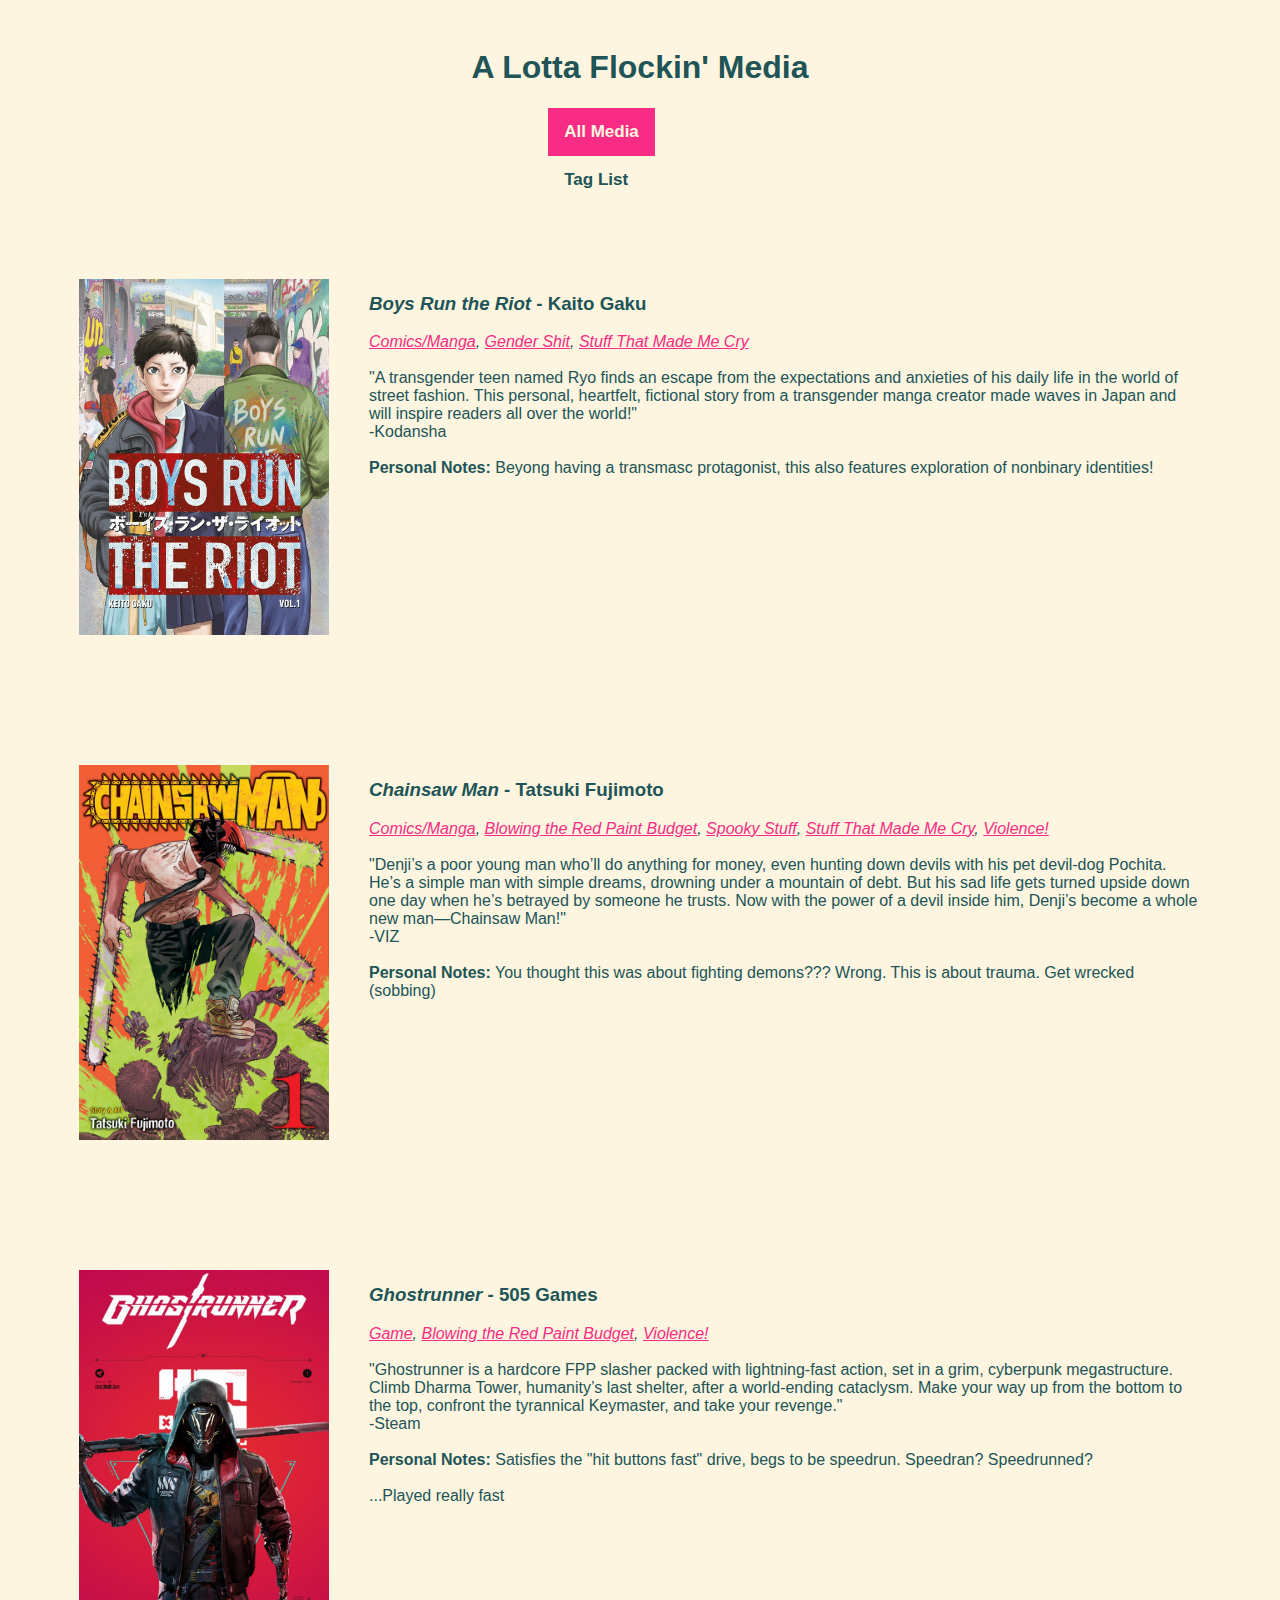
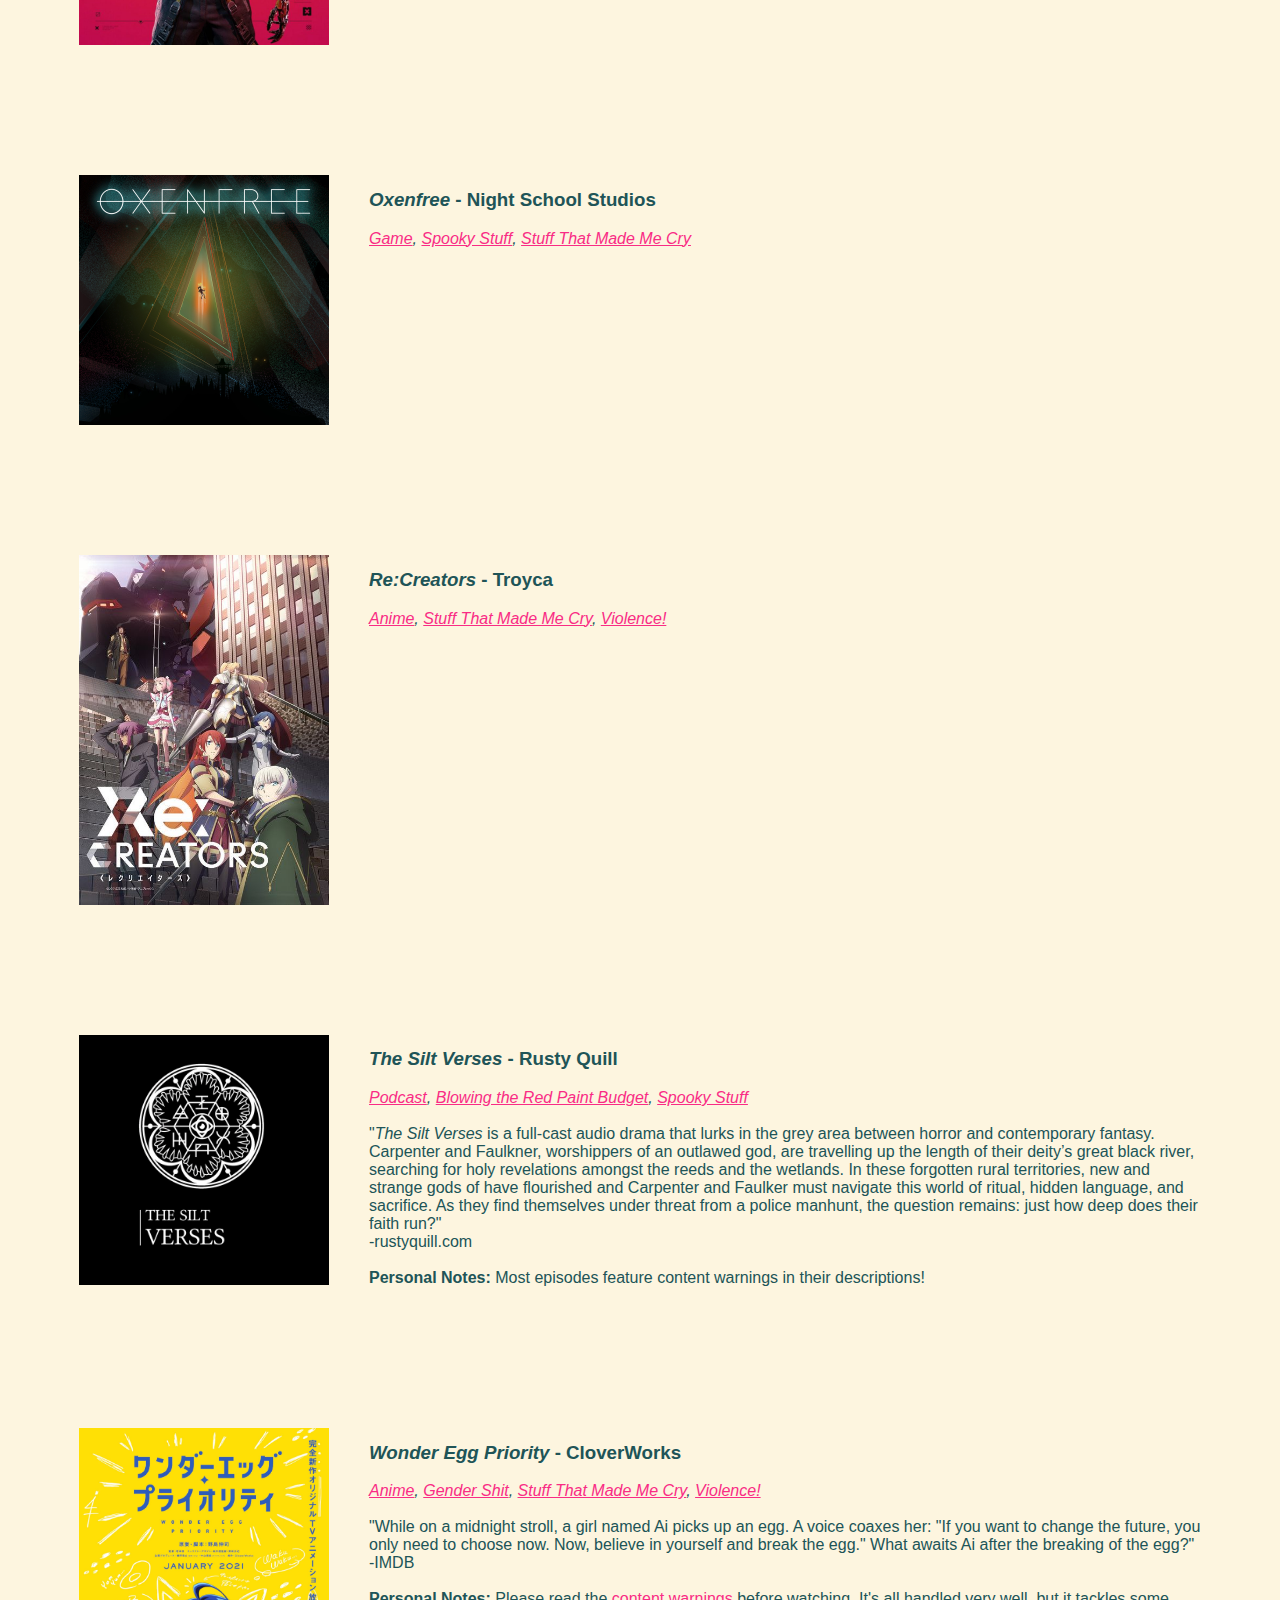
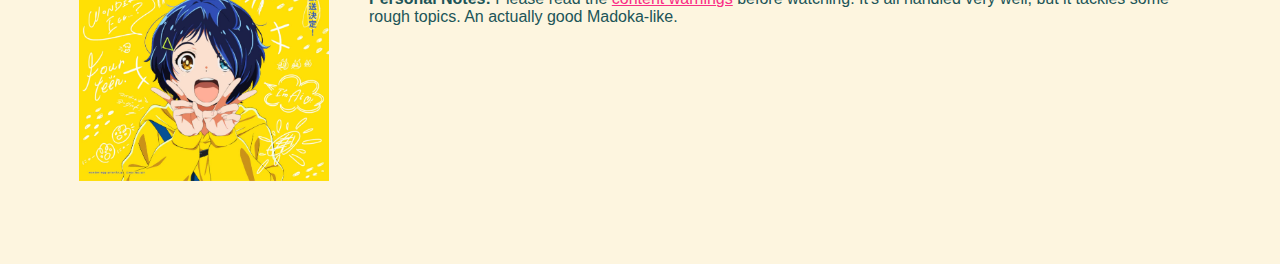
<file: index.html>
<!DOCTYPE html>
<html>
  <head>
    <title>A Lotta Flockin' Media</title>
    <meta property="theme-color" content="#fefefe">
    <meta name="twitter:card" content="summary_large_image">
    <meta property="og:type" content="website">
    <meta name="twitter:title" content="A Lotta Flockin' Media">
    <meta property="og:title" content="A Lotta Flockin' Media">
    <meta name="twitter:description" content="The Flock's Media Recommendations">
    <meta property="og:description" content="The Flock's Media Recommendations">
    <meta property="description" content ="The Flock's Media Recommendations">
    <meta property="og:image" content="">
    <meta name="twitter:image" content="">
    <meta charset="UTF-8">
    <link rel="stylesheet" href="mediastyle.css">
  </head>
  <body>
    <h1>A Lotta Flockin' Media</h1>
    <div class="topnav">
      <a class="active" href="index.html"><strong>All Media</strong></a>
      <a href="tags.html"><strong>Tag List</strong></a>
    </div>
    <div class="card">
      <div class="grid-container">
        <div class="cover">
          <img src="images/55381569-B29C-418F-AD3F-51D398CD8EDE.jpeg" width="250" height="356.29">
        </div>
        <div class="info">
          <h3><em>Boys Run the Riot</em> - Kaito Gaku</h3>
          <p>
            <span class="tag"><a href="comics.html">Comics/Manga</a>, <a href="gender.html">Gender Shit</a>, <a href="sad.html">Stuff That Made Me Cry</a></span>
            <br>
            <br>
            "A transgender teen named Ryo finds an escape from the expectations and anxieties of his daily life in the world of street fashion. This personal, heartfelt, fictional story from a transgender manga creator made waves in Japan and will inspire readers all over the world!"
            <br>
            -Kodansha
            <br>
            <br>
            <strong>Personal Notes:</strong> Beyong having a transmasc protagonist, this also features exploration of nonbinary identities!
          </p>
        </div>
      </div>
    </div>
    <div class="card">
      <div class="grid-container">
        <div class="cover">
          <img src="images/6FF78E81-BF57-46C6-B603-7BEAA9B5051F.jpeg" width="250" height="375">
        </div>
        <div class="info">
          <h3><em>Chainsaw Man</em> - Tatsuki Fujimoto</h3>
          <p>
            <span class="tag"><a href="comics.html">Comics/Manga</a>, <a href="blood.html">Blowing the Red Paint Budget</a>, <a href="horror.html">Spooky Stuff</a>, <a href="sad.html">Stuff That Made Me Cry</a>, <a href="action.html">Violence!</a></span>
            <br>
            <br>
            "Denji’s a poor young man who’ll do anything for money, even hunting down devils with his pet devil-dog Pochita. He’s a simple man with simple dreams, drowning under a mountain of debt. But his sad life gets turned upside down one day when he’s betrayed by someone he trusts. Now with the power of a devil inside him, Denji’s become a whole new man—Chainsaw Man!"
            <br>
            -VIZ
            <br>
            <br>
            <strong>Personal Notes:</strong> You thought this was about fighting demons??? Wrong. This is about trauma. Get wrecked (sobbing)
          </p>
        </div>
      </div>
    </div>
    <div class="card">
      <div class="grid-container">
        <div class="cover">
          <img src="images/E1BE0854-A372-483E-AFBA-BB57220A129C.jpeg" width="250" height="375">
        </div>
        <div class="info">
          <h3><em>Ghostrunner</em> - 505 Games</h3>
          <p>
            <span class="tag"><a href="games.html">Game</a>, <a href="blood.html">Blowing the Red Paint Budget</a>, <a href="action.html">Violence!</a></span>
            <br>
            <br>
            "Ghostrunner is a hardcore FPP slasher packed with lightning-fast action, set in a grim, cyberpunk megastructure. Climb Dharma Tower, humanity’s last shelter, after a world-ending cataclysm. Make your way up from the bottom to the top, confront the tyrannical Keymaster, and take your revenge."
            <br>
            -Steam
            <br>
            <br>
            <strong>Personal Notes:</strong> Satisfies the "hit buttons fast" drive, begs to be speedrun. Speedran? Speedrunned?
            <br>
            <br>
            ...Played really fast
          </p>
        </div>
      </div>
    </div>
    <div class="card">
      <div class="grid-container">
        <div class="cover">
          <img src="images/B6A15B61-1E9D-494E-A364-CFBA184F5A1B.jpeg" height="250" width="250">
        </div>
        <div class="info">
          <h3><em>Oxenfree</em> - Night School Studios</h3>
          <p>
            <span class="tag"><a href="games.html">Game</a>, <a href="horror.html">Spooky Stuff</a>, <a href="sad.html">Stuff That Made Me Cry</a></span>
          </p>
        </div>
      </div>
    </div>
    <div class="card">
      <div class="grid-container">
        <div class="cover">
          <img src="images/340FA29C-8F7F-4C05-9E86-CBBDBB757DCF.jpeg" width="250" height="349.46">
        </div>
        <div class="info">
          <h3><em>Re:Creators</em> - Troyca</h3>
          <p>
            <span class="tag"><a href="anime.html">Anime</a>, <a href="sad.html">Stuff That Made Me Cry</a>, <a href="action.html">Violence!</a>
          </p>
        </div>
      </div>
    </div>
    <div class="card">
      <div class="grid-container">
        <div class="cover">
          <img src="images/4360097F-455A-4906-B2A2-739242D1EAA4.jpeg" height="250" width="250">
        </div>
        <div class="info">
          <h3><em>The Silt Verses</em> - Rusty Quill</h3>
          <p>
            <span class="tag"><a href="podcasts.html">Podcast</a>, <a href="blood.html">Blowing the Red Paint Budget</a>, <a href="horror.html">Spooky Stuff</a></span>
            <br>
            <br>
            "<em>The Silt Verses</em> is a full-cast audio drama that lurks in the grey area between horror and contemporary fantasy. Carpenter and Faulkner, worshippers of an outlawed god, are travelling up the length of their deity’s great black river, searching for holy revelations amongst the reeds and the wetlands. In these forgotten rural territories, new and strange gods of have flourished and Carpenter and Faulker must navigate this world of ritual, hidden language, and sacrifice. As they find themselves under threat from a police manhunt, the question remains: just how deep does their faith run?"
            <br>
            -rustyquill.com
            <br>
            <br>
            <strong>Personal Notes:</strong> Most episodes feature content warnings in their descriptions!
          </p>
        </div>
      </div>
    </div>
    <div class="card">
      <div class="grid-container">
        <div class="cover">
          <img src="images/6561AD86-695C-4B31-917C-3E3166103556.jpeg" height="353.35" width="250">
        </div>
        <div class="info">
          <h3><em>Wonder Egg Priority</em> - CloverWorks</h3>
          <p>
            <span class="tag"><a href="anime.html">Anime</a>, <a href="gender.html">Gender Shit</a>, <a href="sad.html">Stuff That Made Me Cry</a>, <a href="action.html">Violence!</a></span>
            <br>
            <br>
            "While on a midnight stroll, a girl named Ai picks up an egg. A voice coaxes her: "If you want to change the future, you only need to choose now. Now, believe in yourself and break the egg." What awaits Ai after the breaking of the egg?" 
            <br>
            -IMDB
            <br>
            <br>
            <strong>Personal Notes:</strong> Please read the <a href="https://twitter.com/starmeIo/status/1354239451690655748?s=20&t=BTH9bwgIR1s26UJcL0jF0g" target="_blank">content warnings</a> before watching. It's all handled very well, but it tackles some rough topics. An actually good Madoka-like.
          </p>
        </div>
      </div>
    </div>
  </body>
</html>
</file>
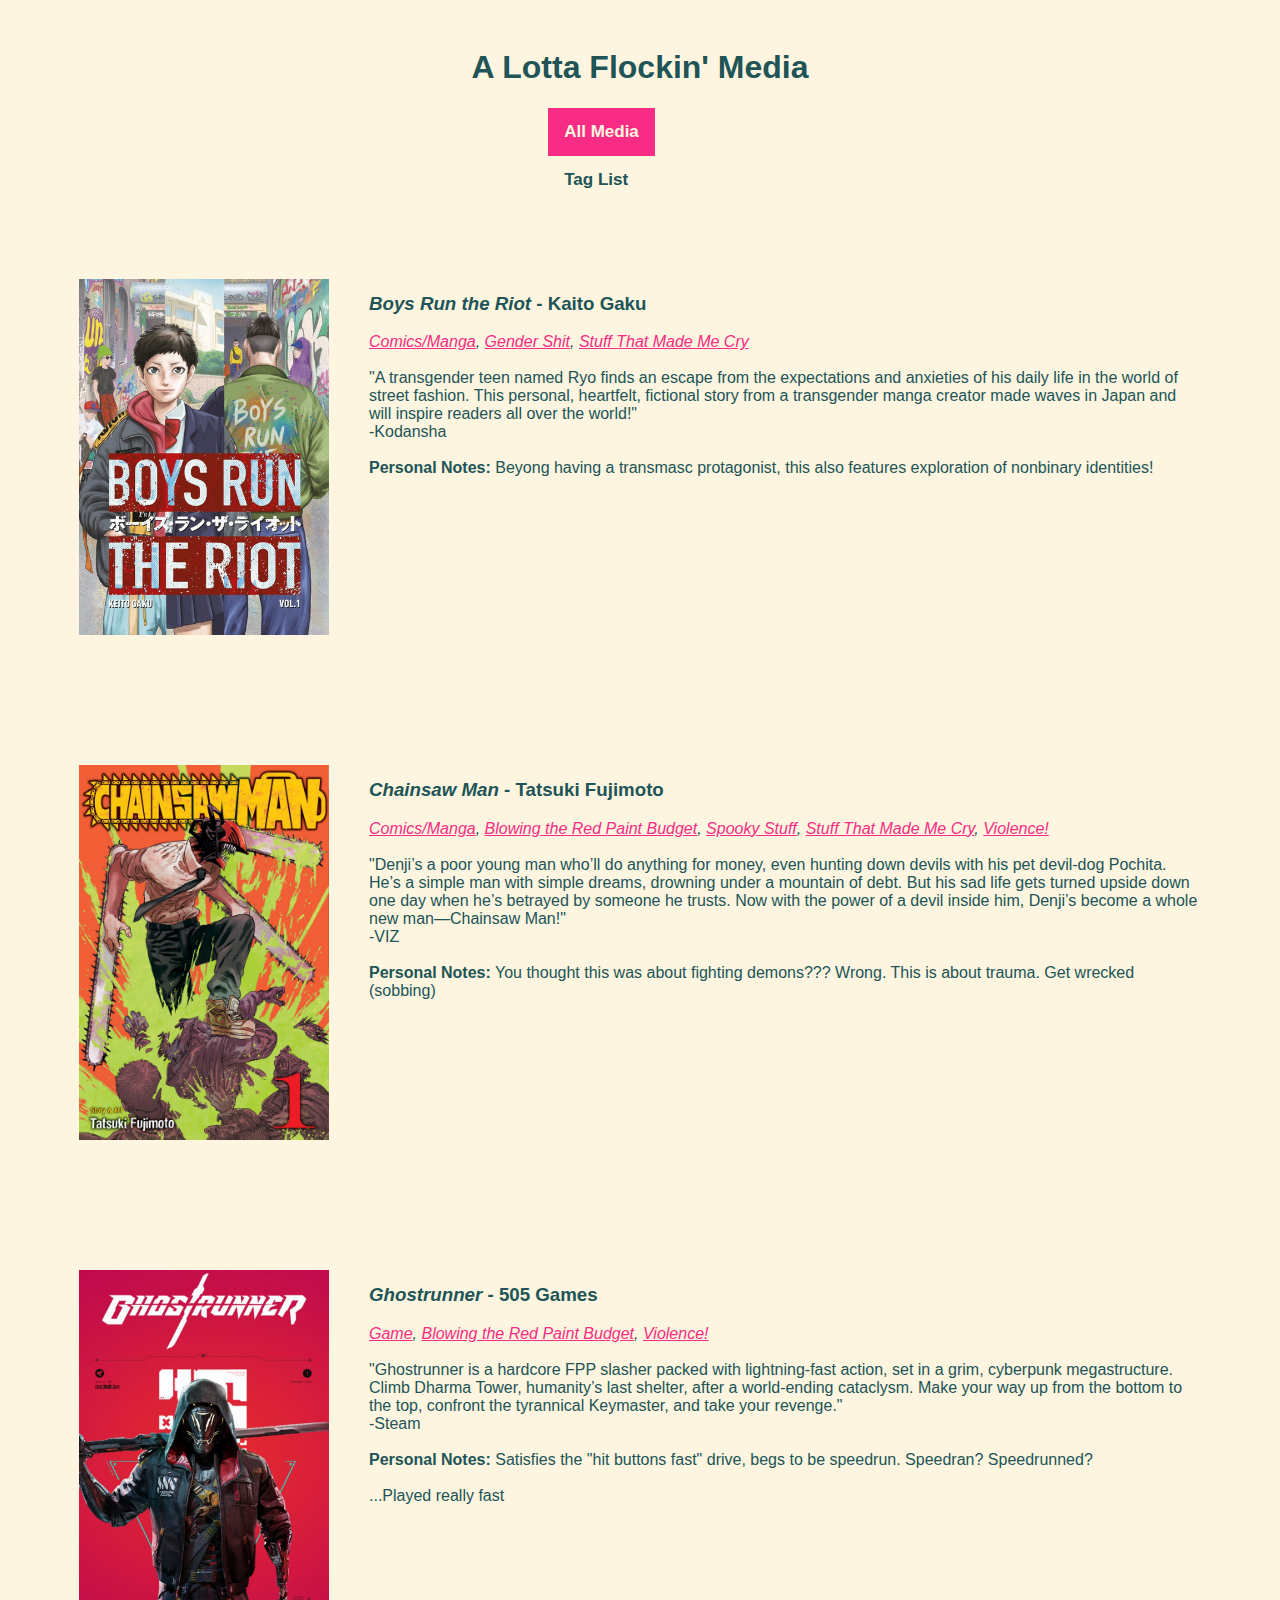
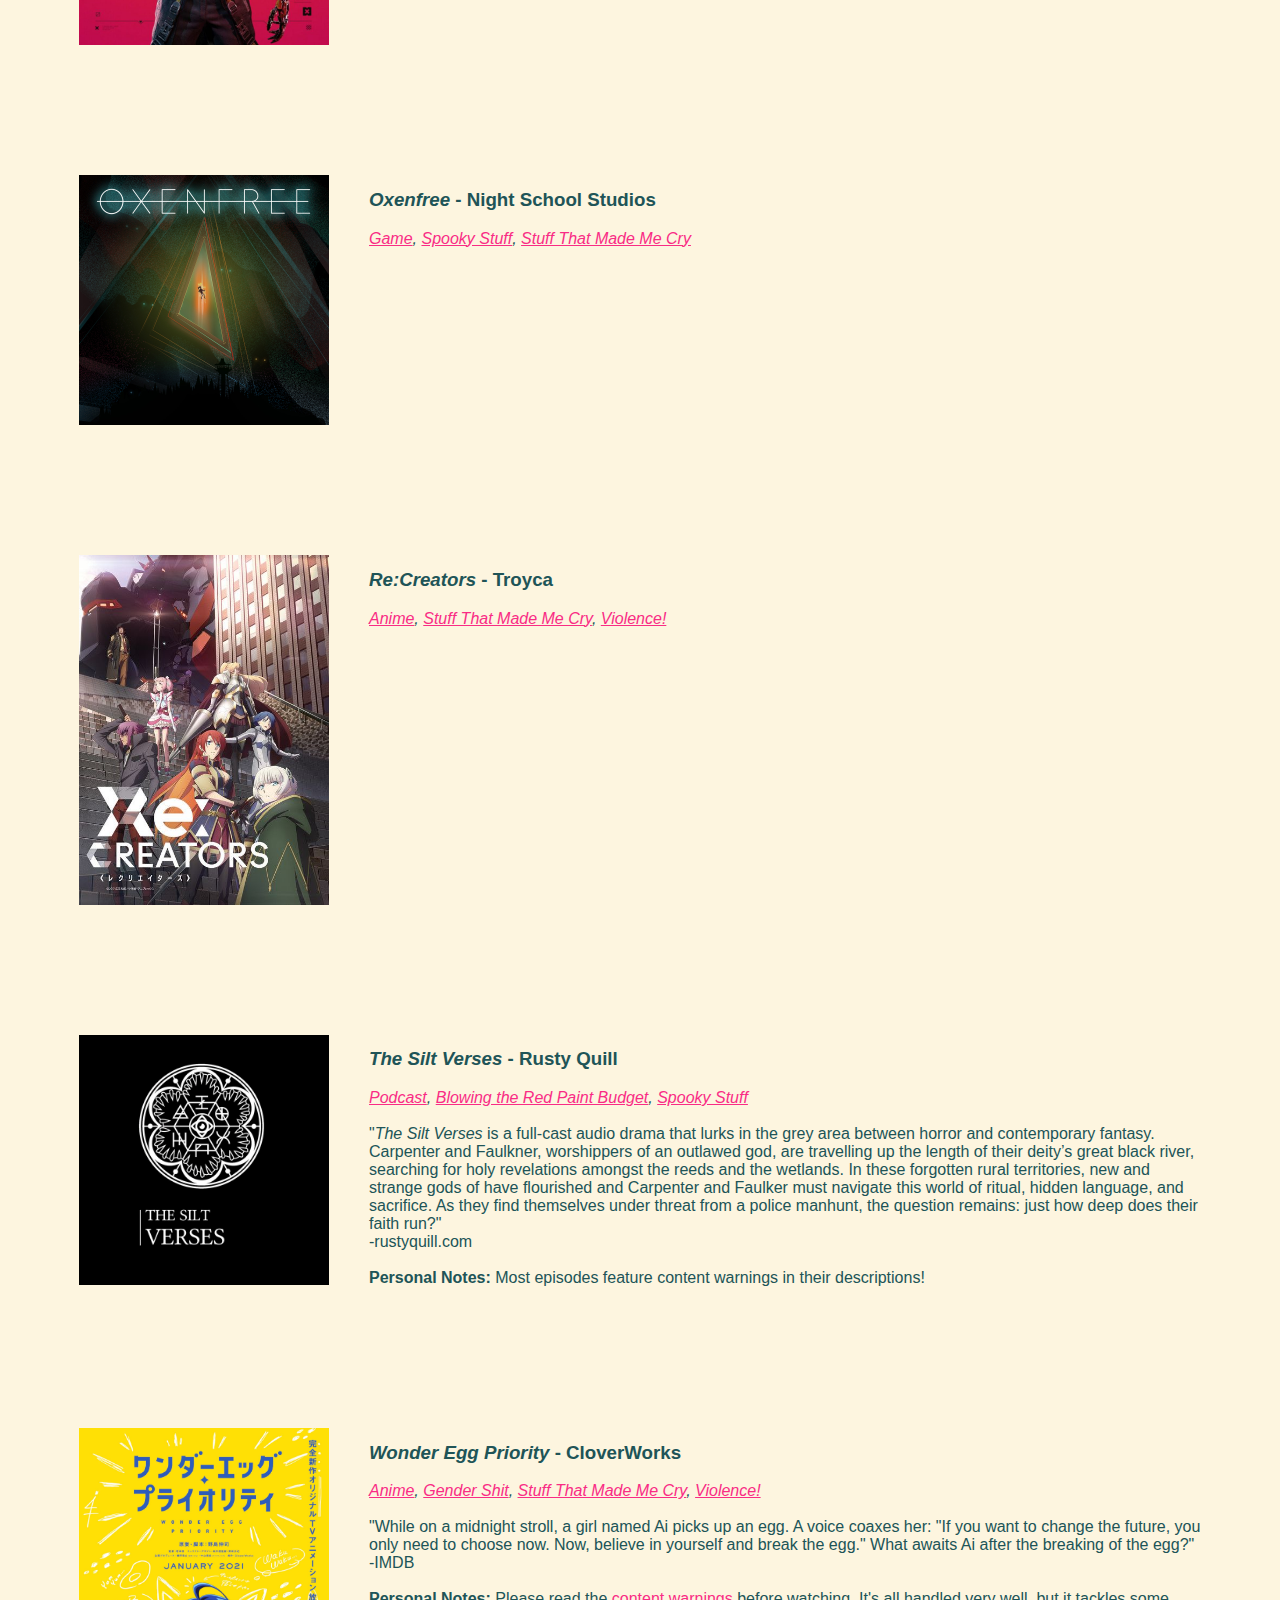
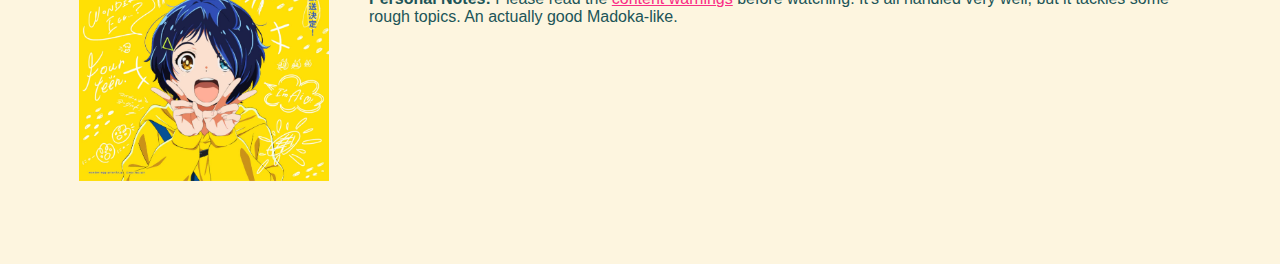
<file: media.html>
<!DOCTYPE html>
<html>
  <head>
    <title>A Lotta Flockin' Media</title>
    <meta property="theme-color" content="#fefefe">
    <meta name="twitter:card" content="summary_large_image">
    <meta property="og:type" content="website">
    <meta name="twitter:title" content="A Lotta Flockin' Media">
    <meta property="og:title" content="A Lotta Flockin' Media">
    <meta name="twitter:description" content="The Flock's Media Recommendations">
    <meta property="og:description" content="The Flock's Media Recommendations">
    <meta property="description" content ="The Flock's Media Recommendations">
    <meta property="og:image" content="">
    <meta name="twitter:image" content="">
    <meta charset="UTF-8">
    <link rel="stylesheet" href="mediastyle.css">
  </head>
  <body>
    <h1>A Lotta Flockin' Media</h1>
    <div class="topnav">
      <a class="active" href="index.html"><strong>All Media</strong></a>
      <a href="tags.html"><strong>Tag List</strong></a>
    </div>
    <div class="card">
      <div class="grid-container">
        <div class="cover">
          <img src="images/55381569-B29C-418F-AD3F-51D398CD8EDE.jpeg" width="250" height="356.29">
        </div>
        <div class="info">
          <h3><em>Boys Run the Riot</em> - Kaito Gaku</h3>
          <p>
            <span class="tag"><a href="comics.html">Comics/Manga</a>, <a href="gender.html">Gender Shit</a>, <a href="sad.html">Stuff That Made Me Cry</a></span>
            <br>
            <br>
            "A transgender teen named Ryo finds an escape from the expectations and anxieties of his daily life in the world of street fashion. This personal, heartfelt, fictional story from a transgender manga creator made waves in Japan and will inspire readers all over the world!"
            <br>
            -Kodansha
            <br>
            <br>
            <strong>Personal Notes:</strong> Beyong having a transmasc protagonist, this also features exploration of nonbinary identities!
          </p>
        </div>
      </div>
    </div>
    <div class="card">
      <div class="grid-container">
        <div class="cover">
          <img src="images/6FF78E81-BF57-46C6-B603-7BEAA9B5051F.jpeg" width="250" height="375">
        </div>
        <div class="info">
          <h3><em>Chainsaw Man</em> - Tatsuki Fujimoto</h3>
          <p>
            <span class="tag"><a href="comics.html">Comics/Manga</a>, <a href="blood.html">Blowing the Red Paint Budget</a>, <a href="horror.html">Spooky Stuff</a>, <a href="sad.html">Stuff That Made Me Cry</a>, <a href="action.html">Violence!</a></span>
            <br>
            <br>
            "Denji’s a poor young man who’ll do anything for money, even hunting down devils with his pet devil-dog Pochita. He’s a simple man with simple dreams, drowning under a mountain of debt. But his sad life gets turned upside down one day when he’s betrayed by someone he trusts. Now with the power of a devil inside him, Denji’s become a whole new man—Chainsaw Man!"
            <br>
            -VIZ
            <br>
            <br>
            <strong>Personal Notes:</strong> You thought this was about fighting demons??? Wrong. This is about trauma. Get wrecked (sobbing)
          </p>
        </div>
      </div>
    </div>
    <div class="card">
      <div class="grid-container">
        <div class="cover">
          <img src="images/E1BE0854-A372-483E-AFBA-BB57220A129C.jpeg" width="250" height="375">
        </div>
        <div class="info">
          <h3><em>Ghostrunner</em> - 505 Games</h3>
          <p>
            <span class="tag"><a href="games.html">Game</a>, <a href="blood.html">Blowing the Red Paint Budget</a>, <a href="action.html">Violence!</a></span>
            <br>
            <br>
            "Ghostrunner is a hardcore FPP slasher packed with lightning-fast action, set in a grim, cyberpunk megastructure. Climb Dharma Tower, humanity’s last shelter, after a world-ending cataclysm. Make your way up from the bottom to the top, confront the tyrannical Keymaster, and take your revenge."
            <br>
            -Steam
            <br>
            <br>
            <strong>Personal Notes:</strong> Satisfies the "hit buttons fast" drive, begs to be speedrun. Speedran? Speedrunned?
            <br>
            <br>
            ...Played really fast
          </p>
        </div>
      </div>
    </div>
    <div class="card">
      <div class="grid-container">
        <div class="cover">
          <img src="images/B6A15B61-1E9D-494E-A364-CFBA184F5A1B.jpeg" height="250" width="250">
        </div>
        <div class="info">
          <h3><em>Oxenfree</em> - Night School Studios</h3>
          <p>
            <span class="tag"><a href="games.html">Game</a>, <a href="horror.html">Spooky Stuff</a>, <a href="sad.html">Stuff That Made Me Cry</a></span>
          </p>
        </div>
      </div>
    </div>
    <div class="card">
      <div class="grid-container">
        <div class="cover">
          <img src="images/340FA29C-8F7F-4C05-9E86-CBBDBB757DCF.jpeg" width="250" height="349.46">
        </div>
        <div class="info">
          <h3><em>Re:Creators</em> - Troyca</h3>
          <p>
            <span class="tag"><a href="anime.html">Anime</a>, <a href="sad.html">Stuff That Made Me Cry</a>, <a href="action.html">Violence!</a>
          </p>
        </div>
      </div>
    </div>
    <div class="card">
      <div class="grid-container">
        <div class="cover">
          <img src="images/4360097F-455A-4906-B2A2-739242D1EAA4.jpeg" height="250" width="250">
        </div>
        <div class="info">
          <h3><em>The Silt Verses</em> - Rusty Quill</h3>
          <p>
            <span class="tag"><a href="podcasts.html">Podcast</a>, <a href="blood.html">Blowing the Red Paint Budget</a>, <a href="horror.html">Spooky Stuff</a></span>
            <br>
            <br>
            "<em>The Silt Verses</em> is a full-cast audio drama that lurks in the grey area between horror and contemporary fantasy. Carpenter and Faulkner, worshippers of an outlawed god, are travelling up the length of their deity’s great black river, searching for holy revelations amongst the reeds and the wetlands. In these forgotten rural territories, new and strange gods of have flourished and Carpenter and Faulker must navigate this world of ritual, hidden language, and sacrifice. As they find themselves under threat from a police manhunt, the question remains: just how deep does their faith run?"
            <br>
            -rustyquill.com
            <br>
            <br>
            <strong>Personal Notes:</strong> Most episodes feature content warnings in their descriptions!
          </p>
        </div>
      </div>
    </div>
    <div class="card">
      <div class="grid-container">
        <div class="cover">
          <img src="images/6561AD86-695C-4B31-917C-3E3166103556.jpeg" height="353.35" width="250">
        </div>
        <div class="info">
          <h3><em>Wonder Egg Priority</em> - CloverWorks</h3>
          <p>
            <span class="tag"><a href="anime.html">Anime</a>, <a href="gender.html">Gender Shit</a>, <a href="sad.html">Stuff That Made Me Cry</a>, <a href="action.html">Violence!</a></span>
            <br>
            <br>
            "While on a midnight stroll, a girl named Ai picks up an egg. A voice coaxes her: "If you want to change the future, you only need to choose now. Now, believe in yourself and break the egg." What awaits Ai after the breaking of the egg?" 
            <br>
            -IMDB
            <br>
            <br>
            <strong>Personal Notes:</strong> Please read the <a href="https://twitter.com/starmeIo/status/1354239451690655748?s=20&t=BTH9bwgIR1s26UJcL0jF0g">content warnings</a> before watching. It's all handled very well, but it tackles some rough topics. An actually good Madoka-like.
          </p>
        </div>
      </div>
    </div>
  </body>
</html>
</file>
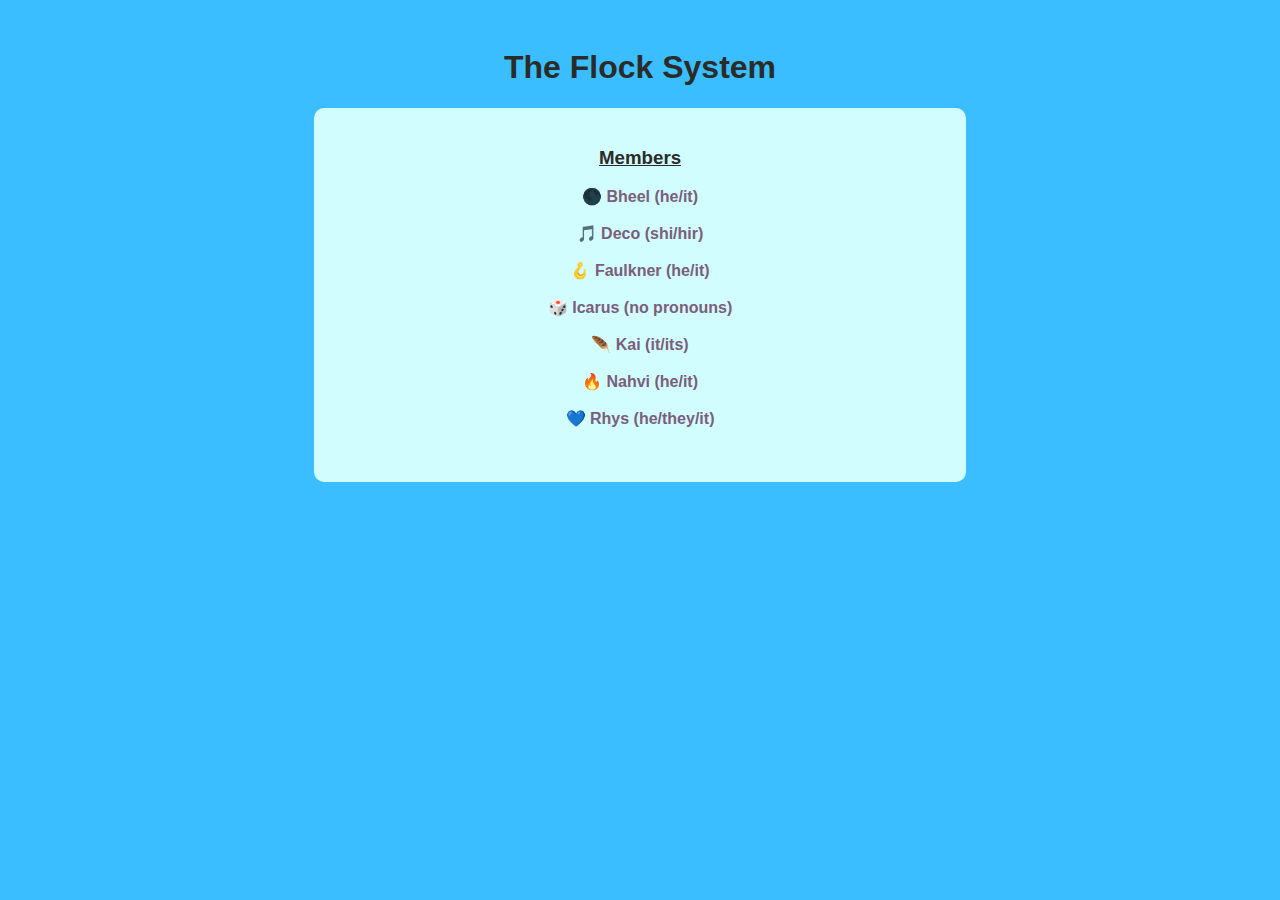
<file: nope.html>
<!DOCTYPE html>
<html>
  <head>
    <title>The Flock System</title>
    <meta property="theme-color" content="#fefefe">
    <meta name="twitter:card" content="summary_large_image">
    <meta property="og:type" content="website">
    <meta name="twitter:title" content="The Flock System">
    <meta property="og:title" content="The Flock System">
    <meta name="twitter:description" content="The Flock's System Directory">
    <meta property="og:description" content="The Flock's System Directory">
    <meta property="description" content ="The Flock's System Directory">
    <meta property="og:image" content="">
    <meta name="twitter:image" content="">
    <meta charset="UTF-8">
    <link rel="stylesheet" href="style.css">
  </head>
  <body>
    <h1>The Flock System</h1>
    <div class="card">
      <h3>Members</h3>
      <div class="list">
        <p>
          <a href="bheel.html">🌑 Bheel (he/it)</a><br><br>
          <a href="deco.html">🎵 Deco (shi/hir)</a><br><br>
          <a href="faulkner.html">🪝 Faulkner (he/it)</a><br><br>
          <a href="icarus.html">🎲 Icarus (no pronouns)</a><br><br>
          <a href="kai.html">🪶 Kai (it/its)</a><br><br>
          <a href="nahvi.html">🔥 Nahvi (he/it)</a><br><br>
          <a href="rhys.html">💙 Rhys (he/they/it)</a><br><br>
        </p>
      </div>
    </div>
  </body>
</html>
</file>
<file: mediastyle.css>
body {
  font-family: Arial;
  padding: 20px;
  background-color: #fdf5df;
}
h1 {
  color: #205457;
  text-align: center;
}
.tagpage {
  color: #f92c85;
  text-align: center;
}
.topnav {
  overflow: hidden;
  background-color: #fdf5df;
  margin: auto;
  width: 15%;
}
.topnav a {
  float: left;
  display: block;
  color: #205457;
  text-align: center;
  padding: 14px 16px;
  text-decoration: none;
  font-size: 17px;
}
.topnav a:hover {
  background-color: #f92c85;
  color: #fdf5df;
}
.topnav a.active {
  background-color: #f92c85;
  color: #fdf5df;
}
@media screen and (max-width: 600px) {
  .topnav a, .topnav input[type=text], .search-container button {
    float: none;
    display: block;
    text-align: left;
    width: 100%;
    margin: 0;
    padding: 14px;
  }
  .topnav input[type=text] {
    border: 1px solid #ccc;
  }
}
.card {
  padding: 20px;
  margin-top: 20px;
}
h3 {
  color: #205457;
}
.grid-container {
  display: grid;
  grid-template-columns: 25% 75%;
  padding: 10px;
}
.info {
  padding: 20px;
}
.cover {
  margin: 5px;
  padding: 20px;
  display: flex;
  justify-content: center;
}
.tag {
  font-style: italic;
}
.tag a {
  color: #f92c85;
}
p {
  color: #205457
}
a {
  color: #f92c85;
}
</file>
<file: style.css>
body {
  font-family: Arial;
  padding: 20px;
  background-color: #3ABEFF;
  text-align: center;
}
h1 {
  color: #2B2C28;
}
p {
  color: #000000;
}
.card {
  width: 50%;
  background-color: #D2FDFF;
  border-radius: 10px;
  text-align: center;
  margin: auto;
  padding: 20px;
}
.list {
  margin: auto;
}
h3 {
  text-decoration: underline;
  color: #2B2C28;
}
.list a {
  text-decoration: none;
  color: #7B5E7B;
}
.list a:hover {
  text-decoration: underline;
  color: #E7E247;
}
.list p {
  font-weight: bold;
}
other colors: #3ABEFF #26FFE6
</file>
